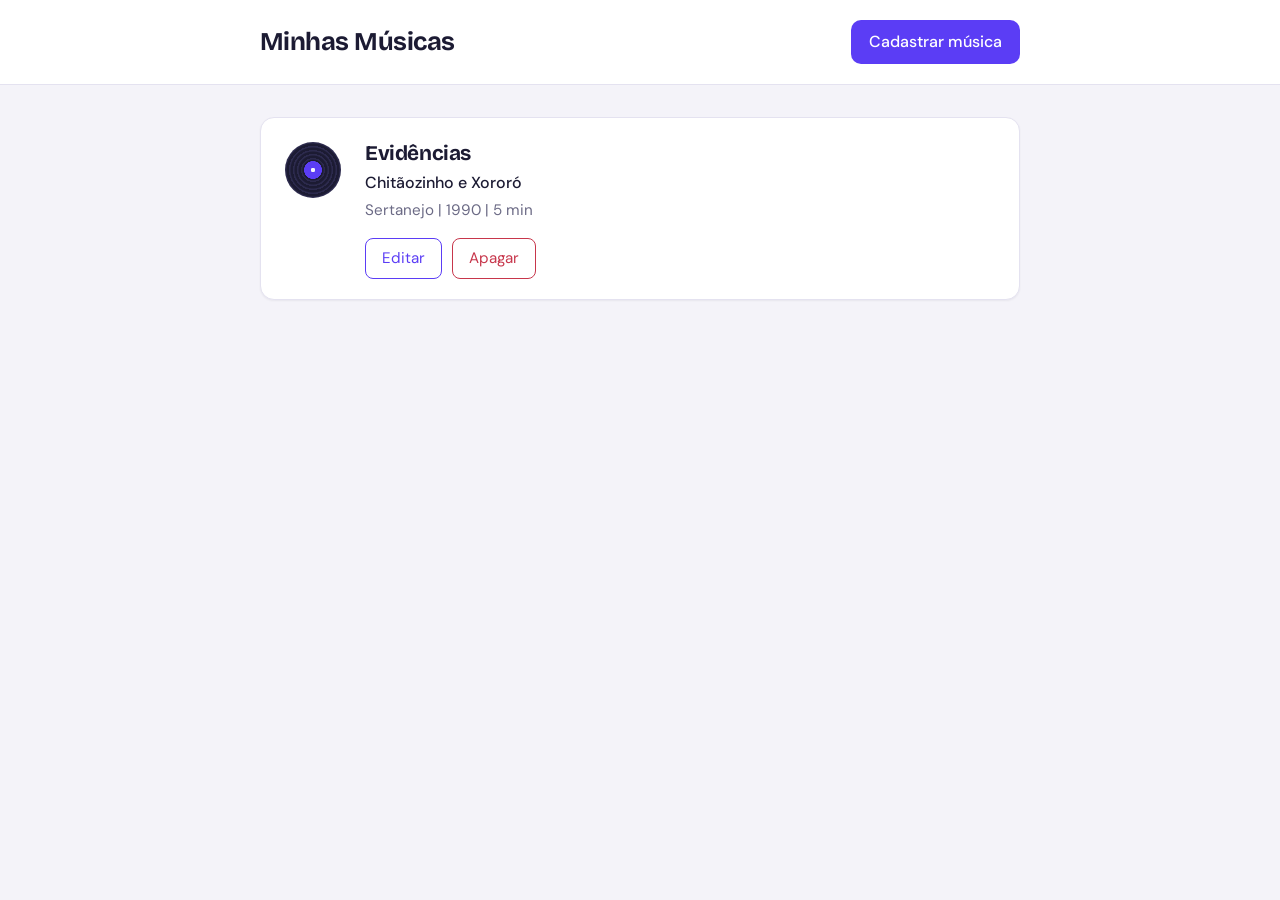
<file: index.html>
<!DOCTYPE html>
<html lang="pt-BR">
<head>
    <meta charset="UTF-8">
    <meta name="viewport" content="width=device-width, initial-scale=1">
    <link rel="preconnect" href="https://fonts.googleapis.com">
    <link rel="preconnect" href="https://fonts.gstatic.com" crossorigin>
    <link href="https://fonts.googleapis.com/css2?family=Bricolage+Grotesque:wght@600;700&family=DM+Sans:wght@400;500;700&display=swap" rel="stylesheet">
    <title>Minhas Músicas</title>
    <link rel="stylesheet" href="index.css">
</head>
<body>
    <header>
        <h1>Minhas Músicas</h1>
        <a href="cadastrar.html">Cadastrar música</a>
    </header>

    <main>
        <section id="listaMusicas">
            <article class="musica">
                <h2>Evidências</h2>
                <p class="artista">Chitãozinho e Xororó</p>
                <p class="detalhes">Sertanejo | 1990 | 5 min</p>
                <div class="acoes">
                    <a class="editar" href="editar.html?id=1">Editar</a>
                    <button class="apagar">Apagar</button>
                </div>
            </article>
        </section>
    </main>

    <script src="index.js"></script>
</body>
</html>
</file>
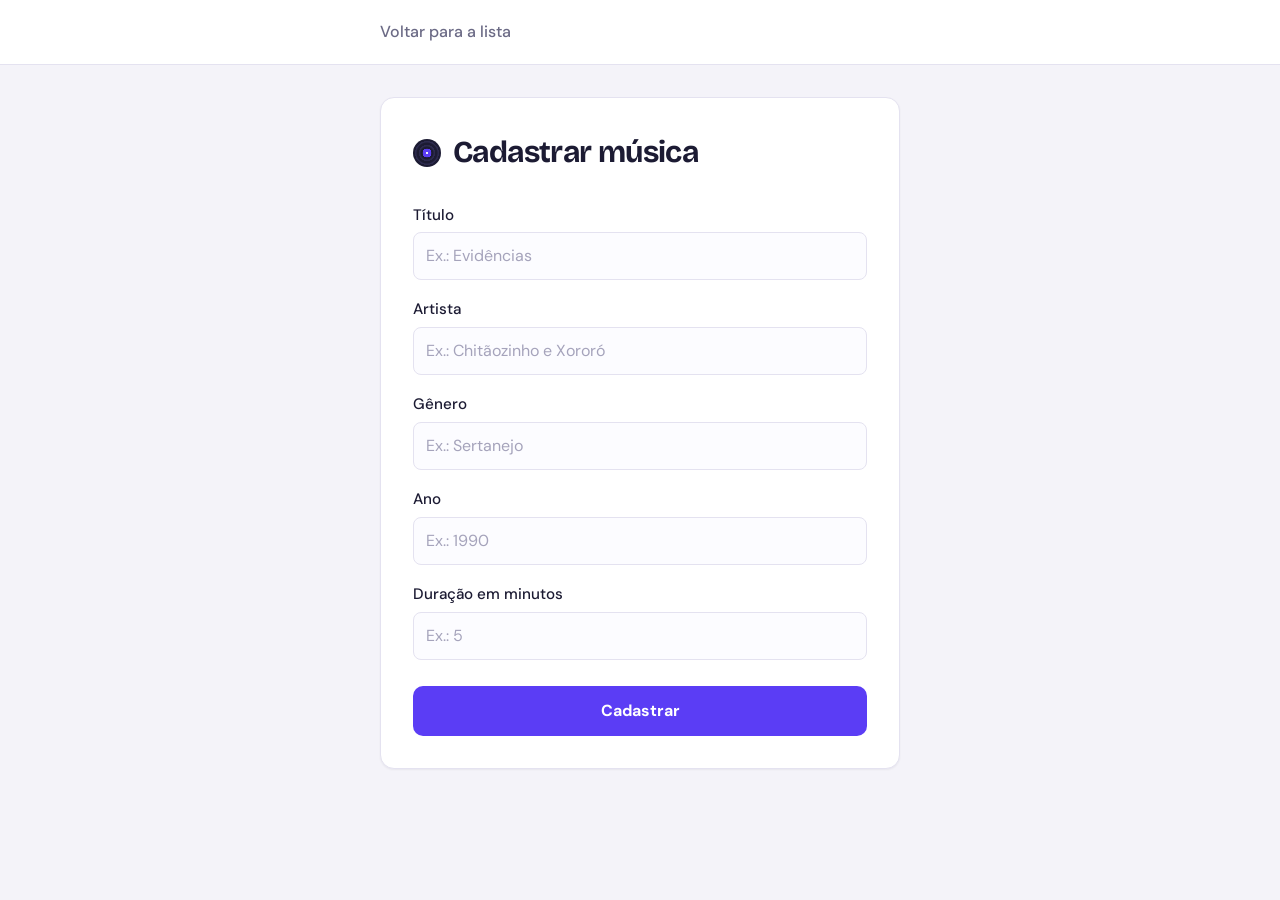
<file: cadastrar.html>
<!DOCTYPE html>
<html lang="pt-BR">
<head>
    <meta charset="UTF-8">
    <meta name="viewport" content="width=device-width, initial-scale=1">
    <link rel="preconnect" href="https://fonts.googleapis.com">
    <link rel="preconnect" href="https://fonts.gstatic.com" crossorigin>
    <link href="https://fonts.googleapis.com/css2?family=Bricolage+Grotesque:wght@600;700&family=DM+Sans:wght@400;500;700&display=swap" rel="stylesheet">
    <title>Cadastrar música | Minhas Músicas</title>
    <link rel="stylesheet" href="cadastrar.css">
</head>
<body>
    <header>
        <a href="index.html">Voltar para a lista</a>
    </header>

    <main>
        <h1>Cadastrar música</h1>

        <div class="campo">
            <label for="titulo">Título</label>
            <input type="text" id="titulo" placeholder="Ex.: Evidências">
        </div>
        <div class="campo">
            <label for="artista">Artista</label>
            <input type="text" id="artista" placeholder="Ex.: Chitãozinho e Xororó">
        </div>
        <div class="campo">
            <label for="genero">Gênero</label>
            <input type="text" id="genero" placeholder="Ex.: Sertanejo">
        </div>
        <div class="campo">
            <label for="ano">Ano</label>
            <input type="number" id="ano" min="1900" max="2100" placeholder="Ex.: 1990">
        </div>
        <div class="campo">
            <label for="duracao">Duração em minutos</label>
            <input type="number" id="duracao" min="1" placeholder="Ex.: 5">
        </div>

        <button id="botaoCadastrar">Cadastrar</button>
    </main>

    <script src="cadastrar.js"></script>
</body>
</html>
</file>
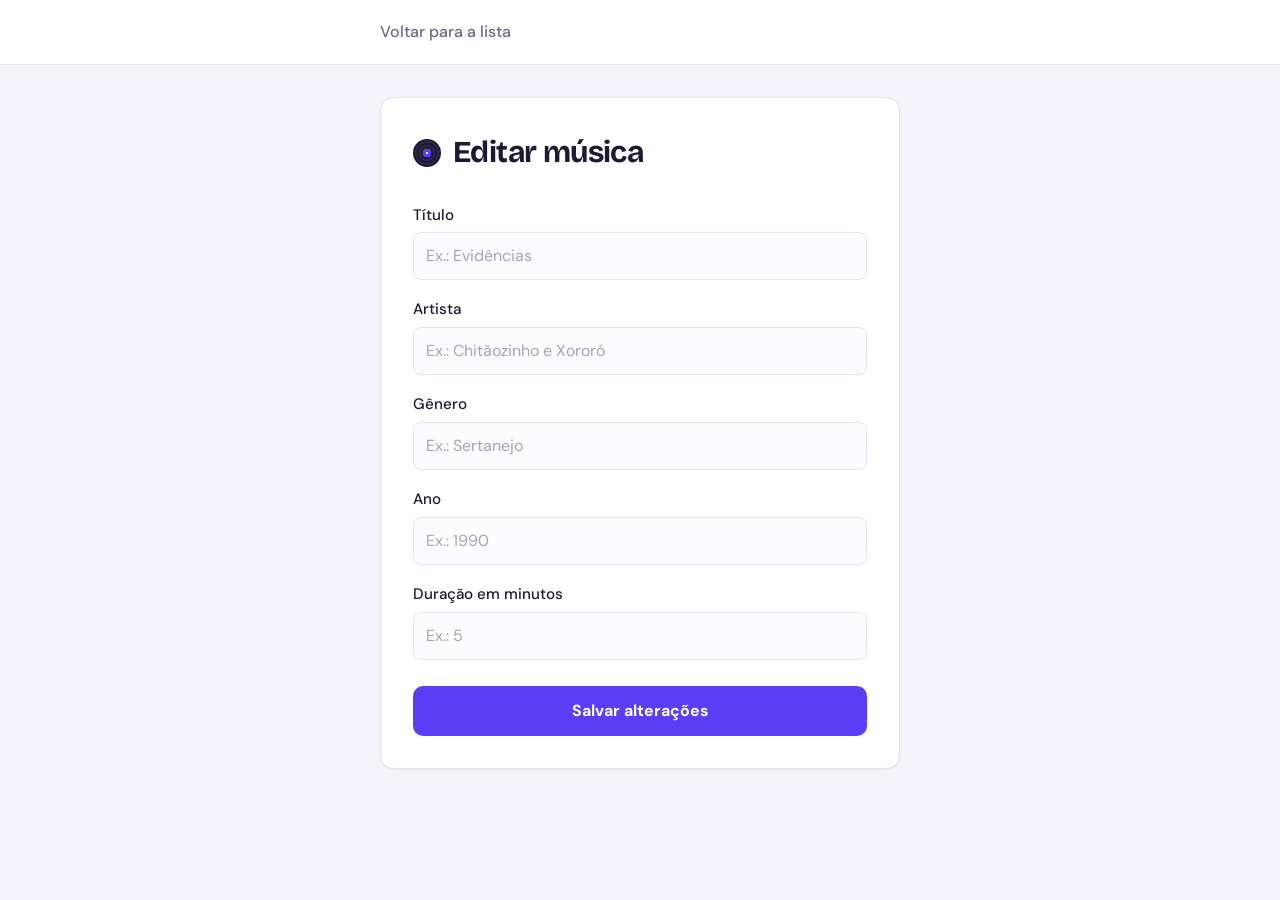
<file: editar.html>
<!DOCTYPE html>
<html lang="pt-BR">
<head>
    <meta charset="UTF-8">
    <meta name="viewport" content="width=device-width, initial-scale=1">
    <link rel="preconnect" href="https://fonts.googleapis.com">
    <link rel="preconnect" href="https://fonts.gstatic.com" crossorigin>
    <link href="https://fonts.googleapis.com/css2?family=Bricolage+Grotesque:wght@600;700&family=DM+Sans:wght@400;500;700&display=swap" rel="stylesheet">
    <title>Editar música | Minhas Músicas</title>
    <link rel="stylesheet" href="editar.css">
</head>
<body>
    <header>
        <a href="index.html">Voltar para a lista</a>
    </header>

    <main>
        <h1>Editar música</h1>

        <div class="campo">
            <label for="titulo">Título</label>
            <input type="text" id="titulo" placeholder="Ex.: Evidências">
        </div>
        <div class="campo">
            <label for="artista">Artista</label>
            <input type="text" id="artista" placeholder="Ex.: Chitãozinho e Xororó">
        </div>
        <div class="campo">
            <label for="genero">Gênero</label>
            <input type="text" id="genero" placeholder="Ex.: Sertanejo">
        </div>
        <div class="campo">
            <label for="ano">Ano</label>
            <input type="number" id="ano" min="1900" max="2100" placeholder="Ex.: 1990">
        </div>
        <div class="campo">
            <label for="duracao">Duração em minutos</label>
            <input type="number" id="duracao" min="1" placeholder="Ex.: 5">
        </div>

        <button id="botaoSalvar">Salvar alterações</button>
    </main>

    <script src="editar.js"></script>
</body>
</html>
</file>
<file: index.css>
:root {
    --bg: #f4f3f9;
    --surface: #ffffff;
    --ink: #1c1b33;
    --muted: #6b6a85;
    --line: #e4e2f0;
    --accent: #5b3df5;
    --accent-dark: #4429d4;
    --danger: #c7364b;
}

* { box-sizing: border-box; }

body {
    margin: 0;
    background: var(--bg);
    color: var(--ink);
    font-family: "DM Sans", system-ui, sans-serif;
    line-height: 1.5;
}

h1, h2 {
    margin: 0;
    font-family: "Bricolage Grotesque", "DM Sans", sans-serif;
    letter-spacing: -0.02em;
}

header {
    display: flex;
    align-items: center;
    justify-content: space-between;
    gap: 16px;
    padding: 20px max(20px, calc((100% - 760px) / 2));
    background: var(--surface);
    border-bottom: 1px solid var(--line);
}

header h1 { font-size: 1.6rem; }

header a {
    padding: 10px 18px;
    border-radius: 10px;
    background: var(--accent);
    color: #fff;
    font-weight: 500;
    text-decoration: none;
}

header a:hover { background: var(--accent-dark); }

main {
    width: min(760px, calc(100% - 40px));
    margin: 32px auto 64px;
}

#listaMusicas {
    display: flex;
    flex-direction: column;
    gap: 16px;
}

.musica {
    position: relative;
    padding: 20px 24px 20px 104px;
    background: var(--surface);
    border: 1px solid var(--line);
    border-radius: 14px;
    box-shadow: 0 1px 2px rgba(28, 27, 51, 0.06);
}

/* disco de vinil: o detalhe de identidade do site */
.musica::before {
    content: "";
    position: absolute;
    left: 24px;
    top: 24px;
    width: 56px;
    height: 56px;
    border-radius: 50%;
    background:
        radial-gradient(circle, var(--bg) 0 5%, var(--accent) 6% 22%, transparent 23%),
        repeating-radial-gradient(circle, #1c1b33 0 2px, #2c2a4d 3px 4px);
}

.musica h2 { font-size: 1.3rem; }

.artista {
    margin: 2px 0 0;
    font-weight: 500;
}

.detalhes {
    margin: 4px 0 0;
    color: var(--muted);
    font-size: 0.95rem;
}

.acoes {
    display: flex;
    gap: 10px;
    margin-top: 16px;
}

.editar,
.apagar {
    padding: 8px 16px;
    border-radius: 8px;
    background: transparent;
    font: inherit;
    font-size: 0.95rem;
    font-weight: 50 0;
    text-decoration: none;
    cursor: pointer;
}

.editar { border: 1px solid var(--accent); color: var(--accent); }
.editar:hover { background: var(--accent); color: #fff; }

.apagar { border: 1px solid var(--danger); color: var(--danger); }
.apagar:hover { background: var(--danger); color: #fff; }

a:focus-visible,
button:focus-visible {
    outline: 3px solid rgba(91, 61, 245, 0.45);
    outline-offset: 2px;
}
@media (max-width: 520px) {
    header { flex-direction: column; align-items: flex-start; }
    .musica { padding: 96px 20px 20px; }
    .musica::before { left: 20px; top: 20px; }
}
</file>
<file: cadastrar.css>
:root {
    --bg: #f4f3f9;
    --surface: #ffffff;
    --ink: #1c1b33;
    --muted: #6b6a85;
    --line: #e4e2f0;
    --accent: #5b3df5;
    --accent-dark: #4429d4;
}

* { box-sizing: border-box; }

body {
    margin: 0;
    background: var(--bg);
    color: var(--ink);
    font-family: "DM Sans", system-ui, sans-serif;
    line-height: 1.5;
}

header {
    padding: 20px max(20px, calc((100% - 520px) / 2));
    background: var(--surface);
    border-bottom: 1px solid var(--line);
}

header a {
    color: var(--muted);
    font-weight: 500;
    text-decoration: none;
}

header a:hover { color: var(--accent); }

main {
    width: min(520px, calc(100% - 40px));
    margin: 32px auto 64px;
    padding: 32px;
    background: var(--surface);
    border: 1px solid var(--line);
    border-radius: 14px;
    box-shadow: 0 1px 2px rgba(28, 27, 51, 0.06);
}

h1 {
    display: flex;
    align-items: center;
    gap: 12px;
    margin: 0 0 28px;
    font-family: "Bricolage Grotesque", "DM Sans", sans-serif;
    font-size: 1.9rem;
    letter-spacing: -0.02em;
}

/* mesmo disco de vinil da lista, em tamanho pequeno */
h1::before {
    content: "";
    flex: none;
    width: 28px;
    height: 28px;
    border-radius: 50%;
    background:
        radial-gradient(circle, var(--bg) 0 5%, var(--accent) 6% 22%, transparent 23%),
        repeating-radial-gradient(circle, #1c1b33 0 2px, #2c2a4d 3px 4px);
}

.campo {
    display: flex;
    flex-direction: column;
    gap: 6px;
    margin-bottom: 18px;
}

label {
    font-size: 0.95rem;
    font-weight: 500;
}

input {
    padding: 11px 12px;
    border: 1px solid var(--line);
    border-radius: 8px;
    background: #fcfcff;
    color: var(--ink);
    font: inherit;
}

input::placeholder { color: #a5a3bb; }

input:focus {
    outline: none;
    border-color: var(--accent);
    box-shadow: 0 0 0 3px rgba(91, 61, 245, 0.18);
}

button {
    width: 100%;
    margin-top: 8px;
    padding: 13px;
    border: 0;
    border-radius: 10px;
    background: var(--accent);
    color: #fff;
    font: inherit;
    font-weight: 700;
    cursor: pointer;
}

button:hover { background: var(--accent-dark); }

a:focus-visible,
button:focus-visible {
    outline: 3px solid rgba(91, 61, 245, 0.45);
    outline-offset: 2px;
}

@media (max-width: 520px) {
    main { padding: 24px 20px; }
}
</file>
<file: editar.css>
:root {
    --bg: #f4f3f9;
    --surface: #ffffff;
    --ink: #1c1b33;
    --muted: #6b6a85;
    --line: #e4e2f0;
    --accent: #5b3df5;
    --accent-dark: #4429d4;
}

* { box-sizing: border-box; }

body {
    margin: 0;
    background: var(--bg);
    color: var(--ink);
    font-family: "DM Sans", system-ui, sans-serif;
    line-height: 1.5;
}

header {
    padding: 20px max(20px, calc((100% - 520px) / 2));
    background: var(--surface);
    border-bottom: 1px solid var(--line);
}

header a {
    color: var(--muted);
    font-weight: 500;
    text-decoration: none;
}

header a:hover { color: var(--accent); }

main {
    width: min(520px, calc(100% - 40px));
    margin: 32px auto 64px;
    padding: 32px;
    background: var(--surface);
    border: 1px solid var(--line);
    border-radius: 14px;
    box-shadow: 0 1px 2px rgba(28, 27, 51, 0.06);
}

h1 {
    display: flex;
    align-items: center;
    gap: 12px;
    margin: 0 0 28px;
    font-family: "Bricolage Grotesque", "DM Sans", sans-serif;
    font-size: 1.9rem;
    letter-spacing: -0.02em;
}

/* mesmo disco de vinil da lista, em tamanho pequeno */
h1::before {
    content: "";
    flex: none;
    width: 28px;
    height: 28px;
    border-radius: 50%;
    background:
        radial-gradient(circle, var(--bg) 0 5%, var(--accent) 6% 22%, transparent 23%),
        repeating-radial-gradient(circle, #1c1b33 0 2px, #2c2a4d 3px 4px);
}

.campo {
    display: flex;
    flex-direction: column;
    gap: 6px;
    margin-bottom: 18px;
}

label {
    font-size: 0.95rem;
    font-weight: 500;
}

input {
    padding: 11px 12px;
    border: 1px solid var(--line);
    border-radius: 8px;
    background: #fcfcff;
    color: var(--ink);
    font: inherit;
}

input::placeholder { color: #a5a3bb; }

input:focus {
    outline: none;
    border-color: var(--accent);
    box-shadow: 0 0 0 3px rgba(91, 61, 245, 0.18);
}

button {
    width: 100%;
    margin-top: 8px;
    padding: 13px;
    border: 0;
    border-radius: 10px;
    background: var(--accent);
    color: #fff;
    font: inherit;
    font-weight: 700;
    cursor: pointer;
}

button:hover { background: var(--accent-dark); }

a:focus-visible,
button:focus-visible {
    outline: 3px solid rgba(91, 61, 245, 0.45);
    outline-offset: 2px;
}

@media (max-width: 520px) {
    main { padding: 24px 20px; }
}
</file>
